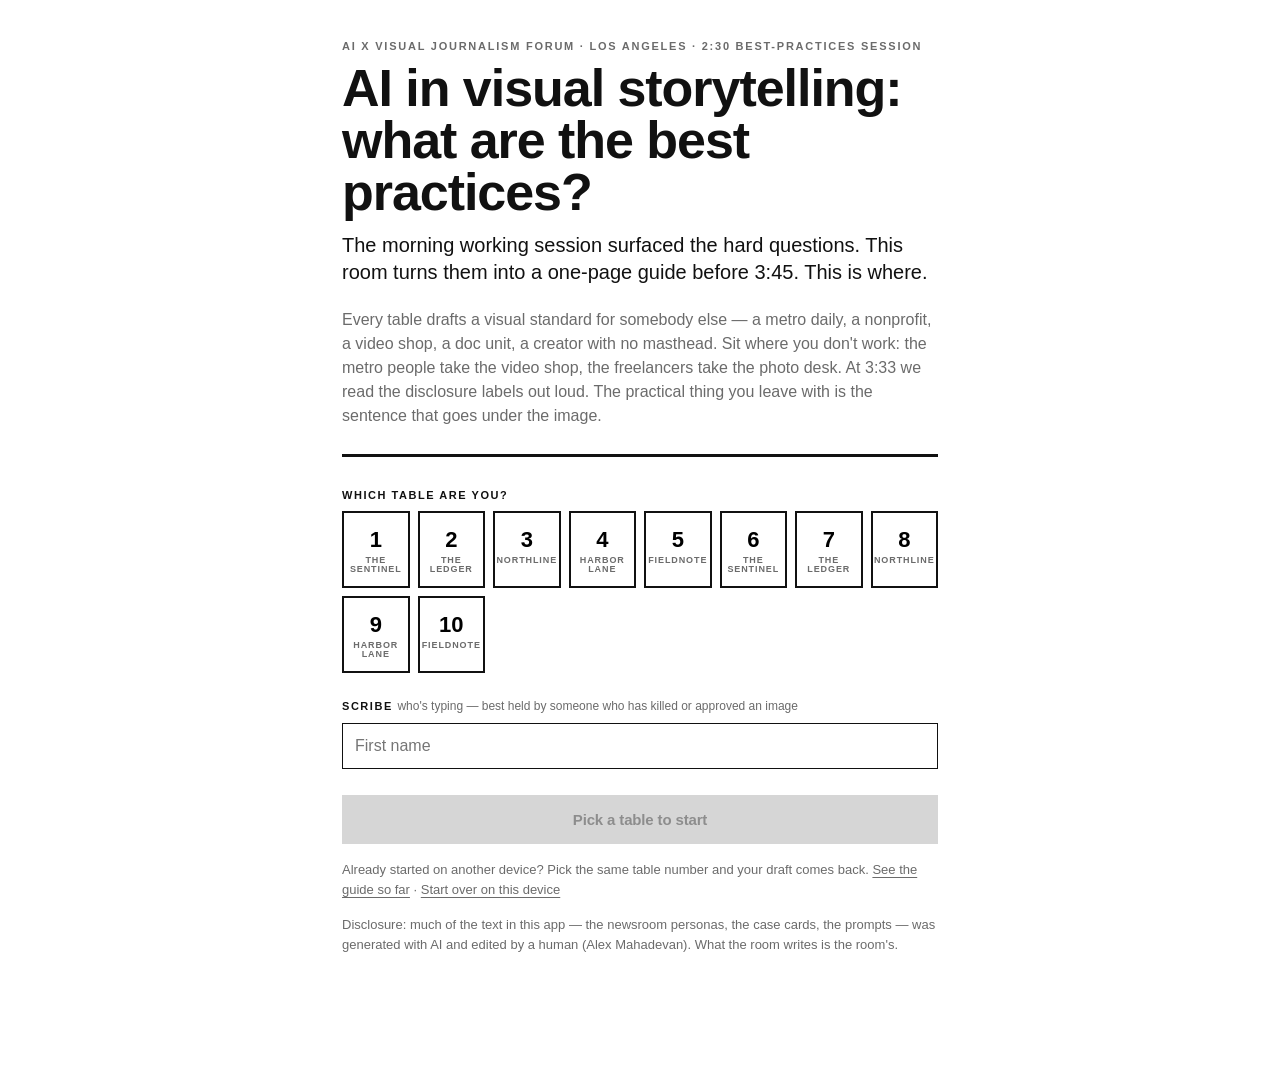
<file: index.html>
<!doctype html>
<html lang="en">
<head>
<meta charset="utf-8">
<meta name="viewport" content="width=device-width, initial-scale=1, viewport-fit=cover">
<title>AI in visual storytelling — the room's standard</title>
<meta name="description" content="The one-page guide written live by the room at the AI x Visual Journalism Forum, Los Angeles, Aug 26 2026.">
<link rel="stylesheet" href="styles.css">
</head>
<body>

<!-- sync pill, fixed, all screens -->
<div id="sync" class="sync" hidden><span class="sync-dot"></span><span id="sync-text">Saved</span></div>

<main id="app">

  <!-- ============ JOIN ============ -->
  <section id="screen-join" class="screen active">
    <div class="wrap wrap-narrow">
      <p class="kicker">AI x Visual Journalism Forum · Los Angeles · 2:30 best-practices session</p>
      <h1 class="display">AI in visual storytelling: what are the best practices?</h1>
      <p class="lede">The morning working session surfaced the hard questions. This room turns them into a one-page guide before 3:45. This is where.</p>

      <p class="body-copy">
        Every table drafts a visual standard for somebody else — a metro daily, a nonprofit, a
        video shop, a doc unit, a creator with no masthead. Sit where you don't work: the metro
        people take the video shop, the freelancers take the photo desk. At 3:33 we read the
        disclosure labels out loud. The practical thing you leave with is the sentence that goes
        under the image.
      </p>

      <div class="field">
        <label for="table-select">Which table are you?</label>
        <div id="table-grid" class="table-grid"></div>
        <select id="table-select" class="visually-hidden" tabindex="-1" aria-hidden="true"></select>
      </div>

      <div class="field">
        <label for="scribe">Scribe <span class="opt">who's typing — best held by someone who has killed or approved an image</span></label>
        <input type="text" id="scribe" placeholder="First name" autocomplete="off">
      </div>

      <button id="join-btn" class="btn btn-primary btn-block" disabled>Pick a table to start</button>

      <p class="fineprint">
        Already started on another device? Pick the same table number and your draft comes back.
        <a href="#/guide" class="quiet-link">See the guide so far</a>
        · <button id="reset-device" type="button" class="quiet-link linklike">Start over on this device</button>
      </p>
      <p class="fineprint">
        Disclosure: much of the text in this app — the newsroom personas, the case cards, the prompts — was
        generated with AI and edited by a human (Alex Mahadevan). What the room writes is the room's.
      </p>
    </div>
  </section>

  <!-- ============ PERSONA ============ -->
  <section id="screen-persona" class="screen">
    <div class="wrap wrap-narrow">
      <p class="kicker" id="persona-kicker"></p>
      <div id="persona-card" class="persona-card"></div>
      <div class="stack-btns">
        <button id="persona-continue" class="btn btn-primary btn-block">Start drafting</button>
        <button id="persona-back" class="btn btn-quiet">Wrong table</button>
      </div>
    </div>
  </section>

  <!-- ============ SPRINT ============ -->
  <section id="screen-sprint" class="screen">
    <header class="bar">
      <div class="bar-left">
        <span class="bar-kicker">The sprint</span>
        <strong id="sprint-persona" class="bar-title"></strong>
      </div>
      <div class="bar-right">
        <button id="sprint-persona-btn" class="chip">Persona</button>
        <span id="sprint-timer" class="timer">24:00</span>
      </div>
    </header>

    <div class="wrap wrap-narrow pad-bar">
      <div id="sprint-sections"></div>

      <div class="callout">
        <h2 id="sixpm-title"></h2>
        <p id="sixpm-prompt" class="q"></p>
        <textarea id="f-sixPm" data-key="sixPm" rows="2"></textarea>
      </div>

      <button id="sprint-submit" class="btn btn-primary btn-block">Send our standard to the room</button>
      <p class="fineprint">You can keep editing after you send. Nothing locks.</p>
    </div>
  </section>

  <!-- ============ SWAP ============ -->
  <section id="screen-swap" class="screen">
    <header class="bar">
      <div class="bar-left">
        <span class="bar-kicker">Swap and break</span>
        <strong class="bar-title">Break someone else's standard</strong>
      </div>
      <div class="bar-right">
        <span id="swap-timer" class="timer">13:00</span>
      </div>
    </header>

    <div class="wrap wrap-narrow pad-bar">
      <div id="swap-received" class="received"></div>
      <h2 class="section-head">Your three cards</h2>
      <p class="q">For each one: can the standard above answer it? If not, write what the rule should have said. Your correction goes in the guide.</p>
      <div id="swap-cards"></div>
      <button id="swap-done" class="btn btn-primary btn-block">Send our corrections</button>
    </div>
  </section>

  <!-- ============ DONE ============ -->
  <section id="screen-done" class="screen">
    <div class="wrap wrap-narrow center-col">
      <p class="kicker">Table <span id="done-table"></span></p>
      <h1 class="display">You're in the guide.</h1>
      <p class="lede" id="done-line"></p>
      <div class="stack-btns">
        <a href="#/guide" class="btn btn-primary btn-block">Read the room's guide</a>
        <button id="done-edit" class="btn btn-quiet">Back to our standard</button>
      </div>
      <p class="fineprint">Adopt it where you work within 30 days — or send back the case that broke it.</p>
    </div>
  </section>

  <!-- ============ GUIDE ============ -->
  <section id="screen-guide" class="screen">
    <div class="wrap pad-top">
      <div class="guide-head">
        <p class="kicker">AI x Visual Journalism Forum · Los Angeles · Aug 26, 2026 · 2:30 session, "AI in visual storytelling: what are the best practices?"</p>
        <h1 class="display">What we agreed to, in one page</h1>
        <p class="lede">Written live by the room in the afternoon best-practices session, building on the questions the morning working session surfaced.</p>
        <p class="fineprint">Disclosure: the prompts, personas and case cards that shaped this guide were generated with AI and edited by a human (Alex Mahadevan). The standards and corrections below were written by the people at the tables.</p>
        <div class="morning">
          <p class="kicker">What the morning working session said every newsroom has to answer</p>
          <div class="morning-cols">
            <div>
              <p class="pair"><strong>For the newsroom</strong></p>
              <ol>
                <li>Why are we using AI at all — and when do we never use it? Photo illustration and full image generation are not the same question.</li>
                <li>Who makes the call, and separately: how are humans accountable when we get it wrong?</li>
                <li>How, and when, do we disclose — and how do we tell the public what our policy is?</li>
              </ol>
            </div>
            <div>
              <p class="pair"><strong>For the audience</strong></p>
              <ol>
                <li>Do you use AI in your work, and why?</li>
                <li>When and how do you tell us?</li>
                <li>How do we learn more, push back, and know what to look for?</li>
              </ol>
            </div>
          </div>
          <p class="fineprint">Distilled from the Post-its in the morning session facilitated by Adriana Garcia (CatchLight) and Paul Cheung (Hacks/Hackers). Disclosure came up at least four times across both lists.</p>
          <p class="fineprint">The morning's rule of thumb: if you don't want to say you used AI for it, don't do it.</p>
        </div>
        <div class="guide-actions no-print">
          <button id="guide-refresh" class="btn btn-quiet">Refresh</button>
          <button id="guide-print" class="btn btn-quiet">Print / save PDF</button>
          <a href="#/" class="btn btn-quiet">Back to my table</a>
        </div>
      </div>
      <div id="guide-body"></div>
    </div>
  </section>

  <!-- ============ FACILITATOR ============ -->
  <section id="screen-facilitator" class="screen">
    <header class="bar bar-dark">
      <div class="bar-left">
        <span class="bar-kicker">Facilitator</span>
        <strong class="bar-title">The room</strong>
      </div>
      <div class="bar-right">
        <span id="fac-status" class="timer">—</span>
        <button id="fac-refresh" class="chip">Refresh</button>
      </div>
    </header>

    <div class="wrap pad-bar">
      <div id="fac-counts" class="counts"></div>

      <h2 class="section-head">Disclosure lines <span class="q inline">— the read-aloud round</span></h2>
      <p class="q no-print"><button id="fac-present" class="btn btn-quiet btn-sm">Present these full-screen</button></p>
      <div id="fac-labels" class="label-board"></div>

      <h2 class="section-head">Cards drawn</h2>
      <div id="fac-cards" class="card-tally"></div>

      <h2 class="section-head">Corrections from the swap</h2>
      <div id="fac-corrections"></div>

      <h2 class="section-head">Tables</h2>
      <div id="fac-tables"></div>
    </div>
  </section>

  <!-- ============ PRESENT (labels full screen) ============ -->
  <section id="screen-present" class="screen present">
    <div class="present-inner">
      <p id="present-meta" class="present-meta"></p>
      <blockquote id="present-line" class="present-line"></blockquote>
      <p id="present-count" class="present-count"></p>
    </div>
    <div class="present-nav no-print">
      <button id="present-prev" class="chip">← Prev</button>
      <span id="present-pos" class="present-pos"></span>
      <button id="present-next" class="chip">Next →</button>
      <a href="#/facilitator" class="chip">Exit</a>
    </div>
  </section>

</main>

<script src="config.js"></script>
<script src="content.js"></script>
<script src="app.js"></script>
</body>
</html>
</file>
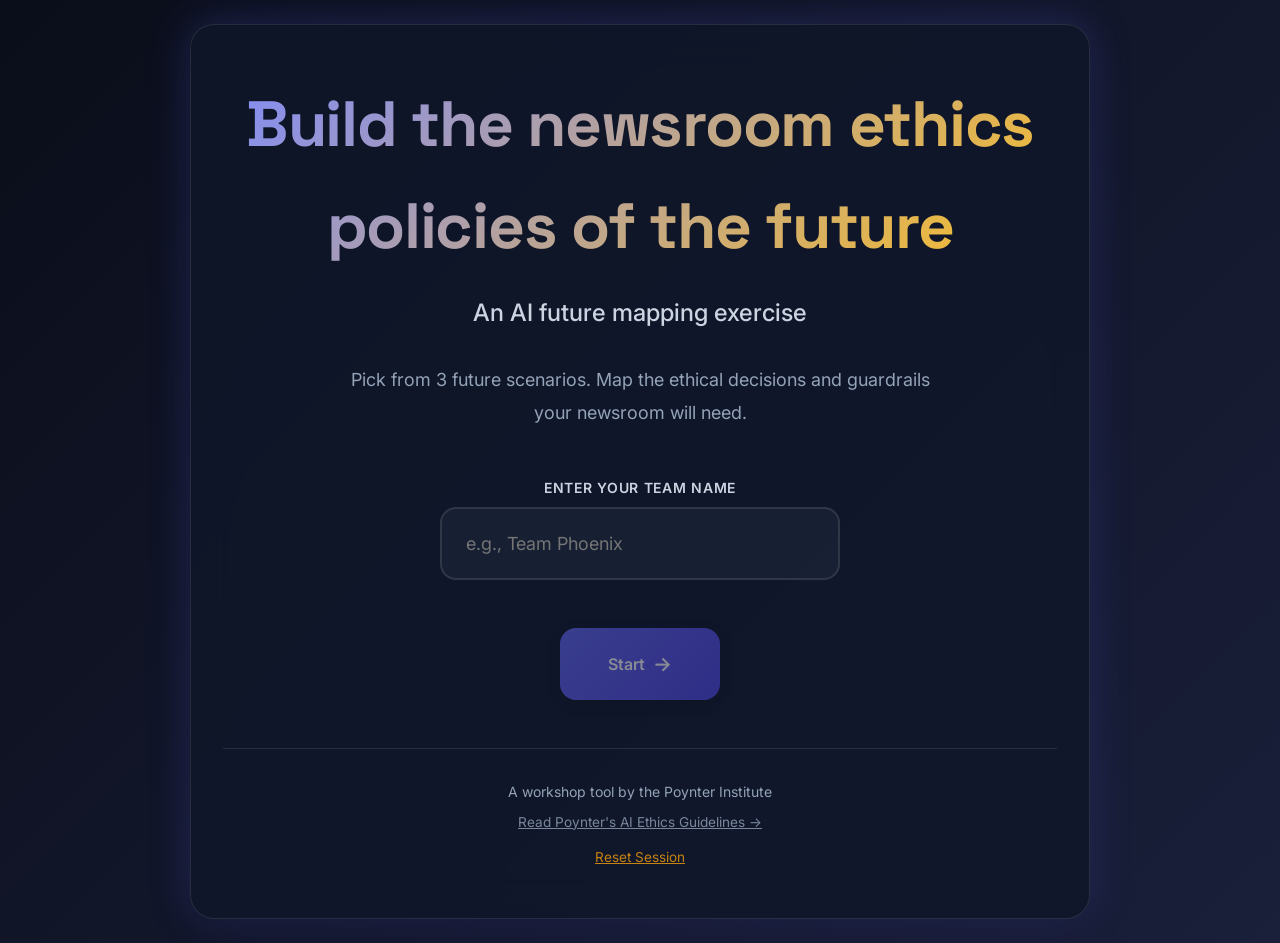
<file: archive-baltimore-2026/index.html>
<!DOCTYPE html>
<html lang="en">

<head>
    <meta charset="UTF-8">
    <meta name="viewport" content="width=device-width, initial-scale=1.0">
    <title>Future Ethics Decision Game | Poynter Institute</title>
    <meta name="description"
        content="Interactive workshop game exploring ethical decisions in future journalism scenarios">

    <!-- Google Fonts -->
    <link rel="preconnect" href="https://fonts.googleapis.com">
    <link rel="preconnect" href="https://fonts.gstatic.com" crossorigin>
    <link
        href="https://fonts.googleapis.com/css2?family=Inter:wght@300;400;500;600;700&family=Space+Grotesk:wght@500;600;700&display=swap"
        rel="stylesheet">

    <!-- Styles -->
    <link rel="stylesheet" href="styles.css">
</head>

<body>
    <div class="app-container">
        <!-- Welcome Screen -->
        <div id="welcome-screen" class="screen active">
            <div class="welcome-content">
                <h1 class="main-title">Build the newsroom ethics policies of the future</h1>
                <p class="subtitle">An AI future mapping exercise</p>
                <p class="description">
                    Pick from 3 future scenarios. Map the ethical decisions and guardrails your newsroom will need.
                </p>

                <div class="team-input-container">
                    <label for="team-name">Enter your team name</label>
                    <input type="text" id="team-name" placeholder="e.g., Team Phoenix" autocomplete="off">
                </div>

                <button id="start-btn" class="primary-btn" disabled>
                    Start
                    <span class="btn-arrow">&rarr;</span>
                </button>

                <div class="poynter-credit">
                    <p>A workshop tool by the Poynter Institute</p>
                    <p style="margin-top: 8px; font-size: 0.85rem; opacity: 0.8;">
                        <a href="https://www.poynter.org/ai-ethics-journalism/ai-ethics-guidelines/" target="_blank"
                            rel="noopener" style="color: inherit; text-decoration: underline;">Read Poynter's AI Ethics
                            Guidelines &rarr;</a>
                    </p>
                    <button id="reset-session-link" class="text-link-btn">Reset Session</button>
                </div>
            </div>
        </div>

        <!-- Selection Screen -->
        <div id="selection-screen" class="screen">
            <div class="selection-container">
                <h1 class="screen-title">Choose a scenario</h1>
                <p class="screen-subtitle">Pick one to work through with your team</p>
                <div id="scenarios-grid" class="scenarios-grid">
                    <!-- Scenario cards will be rendered here -->
                </div>
            </div>
        </div>

        <!-- Path Selection Screen -->
        <div id="path-screen" class="screen">
            <div class="phase-container">
                <div class="progress-stepper">
                    <div class="step active">
                        <span class="step-number">1</span>
                        <span class="step-label">Choose path</span>
                    </div>
                    <div class="step-connector"></div>
                    <div class="step">
                        <span class="step-number">2</span>
                        <span class="step-label">Issues</span>
                    </div>
                    <div class="step-connector"></div>
                    <div class="step">
                        <span class="step-number">3</span>
                        <span class="step-label">Safeguards</span>
                    </div>
                    <div class="step-connector"></div>
                    <div class="step">
                        <span class="step-number">4</span>
                        <span class="step-label">Reflection</span>
                    </div>
                </div>

                <!-- Timer -->
                <div class="timer-bar hidden">
                    <span class="timer-display"></span>
                </div>

                <div class="phase-header">
                    <h2 id="path-scenario-title" class="scenario-title"></h2>
                </div>

                <div class="path-story">
                    <button class="story-toggle" id="story-toggle">
                        <h4>The story <span class="toggle-icon" id="toggle-icon">+</span></h4>
                    </button>
                    <div class="story-body collapsed" id="story-body">
                        <p id="path-story-text"></p>
                        <div class="path-signals">
                            <h4>Strong signals</h4>
                            <ul id="path-signals-list"></ul>
                        </div>
                    </div>
                </div>

                <div class="path-selection">
                    <h3 class="path-prompt">Your newsroom faces this future. Which path do you take?</h3>
                    <div id="paths-grid" class="paths-grid">
                        <!-- Path cards will be rendered here -->
                    </div>
                </div>

                <div class="navigation mt-auto">
                    <button id="path-back-btn" class="nav-btn secondary-btn">
                        <span class="btn-arrow">&larr;</span> Scenarios
                    </button>
                    <span></span>
                </div>
            </div>
        </div>

        <!-- Ethical Issues Screen (Phase 2) -->
        <div id="ethics-screen" class="screen">
            <div class="phase-container">
                <div class="progress-stepper">
                    <div class="step completed">
                        <span class="step-number">&#10003;</span>
                        <span class="step-label">Path</span>
                    </div>
                    <div class="step-connector completed"></div>
                    <div class="step active">
                        <span class="step-number">2</span>
                        <span class="step-label">Issues</span>
                    </div>
                    <div class="step-connector"></div>
                    <div class="step">
                        <span class="step-number">3</span>
                        <span class="step-label">Safeguards</span>
                    </div>
                    <div class="step-connector"></div>
                    <div class="step">
                        <span class="step-number">4</span>
                        <span class="step-label">Reflection</span>
                    </div>
                </div>

                <!-- Timer -->
                <div class="timer-bar hidden">
                    <span class="timer-display"></span>
                </div>

                <div class="phase-header">
                    <span class="phase-badge">Phase 2: Ethical issues</span>
                    <h2 id="ethics-scenario-title" class="scenario-title"></h2>
                </div>

                <div class="chosen-path-banner" id="chosen-path-banner">
                    <span class="chosen-path-label">Your chosen path:</span>
                    <span class="chosen-path-text" id="chosen-path-text"></span>
                </div>

                <div class="phase-layout">
                    <div class="scenario-info-panel">
                        <div class="info-group">
                            <h4>The tension</h4>
                            <p id="ethics-tension-text"></p>
                        </div>
                    </div>

                    <div class="input-panel">
                        <h3>What ethical issues does this path create?</h3>
                        <p class="input-hint">Given the path your team chose, what ethical problems show up? <span
                                id="issues-count" class="count-badge">0 issues</span></p>

                        <div class="issue-input-container">
                            <textarea id="issue-input" placeholder="e.g., Loss of human editorial oversight..."
                                rows="2"></textarea>
                            <button id="add-issue-btn" class="add-btn">+ Add issue</button>
                        </div>

                        <div id="issues-list" class="issues-list">
                            <!-- Added issues will appear here -->
                        </div>
                    </div>
                </div>

                <div class="navigation mt-auto">
                    <button id="ethics-back-btn" class="nav-btn secondary-btn">
                        <span class="btn-arrow">&larr;</span> Change Path
                    </button>
                    <button id="ethics-next-btn" class="nav-btn primary-btn" disabled>
                        Next: Safeguards <span class="btn-arrow">&rarr;</span>
                    </button>
                </div>
            </div>
        </div>

        <!-- Safeguards Screen (Phase 3) -->
        <div id="safeguards-screen" class="screen">
            <div class="phase-container">
                <div class="progress-stepper">
                    <div class="step completed">
                        <span class="step-number">&#10003;</span>
                        <span class="step-label">Path</span>
                    </div>
                    <div class="step-connector completed"></div>
                    <div class="step completed">
                        <span class="step-number">&#10003;</span>
                        <span class="step-label">Issues</span>
                    </div>
                    <div class="step-connector completed"></div>
                    <div class="step active">
                        <span class="step-number">3</span>
                        <span class="step-label">Safeguards</span>
                    </div>
                    <div class="step-connector"></div>
                    <div class="step">
                        <span class="step-number">4</span>
                        <span class="step-label">Reflection</span>
                    </div>
                </div>

                <!-- Timer -->
                <div class="timer-bar hidden">
                    <span class="timer-display"></span>
                </div>

                <div class="phase-header">
                    <span class="phase-badge">Phase 3: Safeguards & guidelines</span>
                    <h2 id="safeguards-scenario-title" class="scenario-title"></h2>
                </div>

                <div class="phase-layout">
                    <div class="scenario-info-panel">
                        <div class="info-group">
                            <h4>Your chosen path</h4>
                            <p id="safeguards-chosen-path"></p>
                        </div>
                        <div class="info-group">
                            <h4>Your ethical issues</h4>
                            <ul id="selected-issues-list"></ul>
                        </div>
                    </div>

                    <div class="input-panel">
                        <h3>Safeguards & new ethics guidelines</h3>
                        <p class="input-hint">What policies would your newsroom write to address these issues?
                            <span id="safeguards-count" class="count-badge">0 safeguards</span>
                        </p>

                        <div class="safeguard-input-container">
                            <textarea id="safeguard-input"
                                placeholder="e.g., Require human review for all AI-generated content before publication..."
                                rows="2"></textarea>

                            <div class="safeguard-tags-input">
                                <span class="tags-label">Tag (optional):</span>
                                <div class="tag-pills-inline" id="tag-pills">
                                    <button type="button" class="tag-toggle" data-value="Technical">Technical</button>
                                    <button type="button" class="tag-toggle" data-value="Editorial">Editorial</button>
                                    <button type="button" class="tag-toggle" data-value="Training">Training</button>
                                    <button type="button" class="tag-toggle"
                                        data-value="Transparency">Transparency</button>
                                    <button type="button" class="tag-toggle"
                                        data-value="Organizational">Organizational</button>
                                </div>
                            </div>

                            <button id="add-safeguard-btn" class="add-btn">+ Add safeguard</button>
                        </div>

                        <div id="safeguards-list" class="safeguards-list">
                            <!-- Added safeguards will appear here -->
                        </div>
                    </div>
                </div>

                <div class="navigation mt-auto">
                    <button id="safeguards-back-btn" class="nav-btn secondary-btn">
                        <span class="btn-arrow">&larr;</span> Back to Issues
                    </button>
                    <button id="safeguards-next-btn" class="nav-btn primary-btn" disabled>
                        Next: Reflection <span class="btn-arrow">&rarr;</span>
                    </button>
                </div>
            </div>
        </div>

        <!-- Reflection Screen (Phase 4) -->
        <div id="reflection-screen" class="screen">
            <div class="phase-container">
                <div class="progress-stepper">
                    <div class="step completed">
                        <span class="step-number">&#10003;</span>
                        <span class="step-label">Path</span>
                    </div>
                    <div class="step-connector completed"></div>
                    <div class="step completed">
                        <span class="step-number">&#10003;</span>
                        <span class="step-label">Issues</span>
                    </div>
                    <div class="step-connector completed"></div>
                    <div class="step completed">
                        <span class="step-number">&#10003;</span>
                        <span class="step-label">Safeguards</span>
                    </div>
                    <div class="step-connector completed"></div>
                    <div class="step active">
                        <span class="step-number">4</span>
                        <span class="step-label">Reflection</span>
                    </div>
                </div>

                <!-- Timer -->
                <div class="timer-bar hidden">
                    <span class="timer-display"></span>
                </div>

                <div class="phase-header">
                    <span class="phase-badge">Phase 4: Reflect</span>
                    <h2 id="reflection-scenario-title" class="scenario-title"></h2>
                </div>

                <div class="reflection-content">
                    <p class="reflection-intro">Before you finish, reflect on how the conversation went.</p>

                    <div class="reflection-question">
                        <label for="reflection-hardest">What was the hardest part of this scenario to decide?</label>
                        <textarea id="reflection-hardest" rows="3" placeholder="What made it hard?"></textarea>
                    </div>

                    <div class="reflection-question">
                        <label for="reflection-disagreement">Where did your team disagree most?</label>
                        <textarea id="reflection-disagreement" rows="3"
                            placeholder="Where was the friction?"></textarea>
                    </div>

                    <div class="reflection-question">
                        <label for="reflection-confidence">How confident are you in these safeguards?</label>
                        <div class="confidence-scale">
                            <input type="range" id="reflection-confidence" min="1" max="5" value="3">
                            <div class="confidence-labels">
                                <span>Not confident</span>
                                <span id="confidence-value">3</span>
                                <span>Very confident</span>
                            </div>
                        </div>
                    </div>
                </div>

                <div class="navigation mt-auto">
                    <button id="reflection-back-btn" class="nav-btn secondary-btn">
                        <span class="btn-arrow">&larr;</span> Back to Safeguards
                    </button>
                    <button id="reflection-finish-btn" class="nav-btn primary-btn">
                        View final summary <span class="btn-arrow">&rarr;</span>
                    </button>
                </div>
            </div>
        </div>

        <!-- Summary Screen -->
        <div id="summary-screen" class="screen">
            <div class="summary-container">
                <h1 class="summary-title">Future Ethics Roadmap</h1>
                <p class="summary-subtitle" id="team-name-display"></p>

                <div id="summary-content" class="summary-content">
                    <!-- Final results will be rendered here -->
                </div>

                <div class="summary-actions">
                    <button id="export-btn" class="secondary-btn">
                        Export results
                    </button>
                    <button id="restart-btn" class="primary-btn">
                        Start a new session
                    </button>
                </div>
            </div>
        </div>
    </div>

    <!-- Loading Indicator -->
    <div id="loading-indicator" class="loading-indicator">
        <div class="spinner"></div>
        <p>Saving to Airtable...</p>
    </div>

    <!-- Scripts -->
    <script src="config.js" onerror="console.log('config.js not found, using local storage only')"></script>
    <script>
        // Fallback if config.js is not present (e.g., on GitHub Pages)
        if (typeof AIRTABLE_CONFIG === 'undefined') {
            var AIRTABLE_CONFIG = { apiKey: '', baseId: '', tableName: '', get apiUrl() { return ''; } };
        }
    </script>
    <script src="scenarios-fallback.js"></script>
    <script src="app.js"></script>
</body>

</html>
</file>
<file: styles.css>
/* ============================================================
   AI in visual storytelling — the room's standard
   Design follows the printed table decks: black rules, big
   Helvetica, one accent. Light only, on purpose — this runs on
   phones in a bright room and on a projector.
   ============================================================ */

:root {
  --ink: #111111;
  --soft: #6b6b6b;
  --hair: #d6d6d6;
  --paper: #ffffff;
  --wash: #f4f3f1;
  --accent: #d92e0c;
  --accent-wash: #fdf0ed;
  --good: #1a7f4b;

  --sans: "Helvetica Neue", Helvetica, Arial, system-ui, sans-serif;
  --bar-h: 58px;
}

* { box-sizing: border-box; }
[hidden] { display: none !important; }

html, body {
  margin: 0;
  padding: 0;
  background: var(--paper);
  color: var(--ink);
  font-family: var(--sans);
  -webkit-text-size-adjust: 100%;
}

body { overflow-x: hidden; }

h1, h2, h3 { margin: 0; letter-spacing: -0.02em; line-height: 1.05; }
p { margin: 0; }

a { color: var(--ink); }

/* ---------- layout ---------- */

.screen { display: none; }
.screen.active { display: block; }

.wrap {
  max-width: 1080px;
  margin: 0 auto;
  padding: 28px 20px 96px;
}
.wrap-narrow { max-width: 660px; }
.pad-bar { padding-top: calc(var(--bar-h) + 24px); }
.pad-top { padding-top: 40px; }

.center-col { text-align: left; padding-top: 15vh; }

/* ---------- type ---------- */

.kicker {
  font-size: 11px;
  letter-spacing: 0.16em;
  text-transform: uppercase;
  color: var(--soft);
  margin-bottom: 10px;
  font-weight: 600;
}

.display {
  font-size: clamp(34px, 8vw, 52px);
  line-height: 1.0;
  margin-bottom: 14px;
}

.lede {
  font-size: clamp(17px, 3.6vw, 20px);
  line-height: 1.35;
  color: var(--ink);
  margin-bottom: 22px;
  font-weight: 500;
}

.body-copy {
  font-size: 16px;
  line-height: 1.5;
  color: var(--soft);
  margin-bottom: 32px;
  padding-bottom: 26px;
  border-bottom: 3px solid var(--ink);
}

.q { font-size: 14px; line-height: 1.45; color: var(--soft); }
.q.inline { font-weight: 400; letter-spacing: 0; text-transform: none; }

.section-head {
  font-size: 13px;
  letter-spacing: 0.12em;
  text-transform: uppercase;
  border-bottom: 2px solid var(--ink);
  padding-bottom: 8px;
  margin: 40px 0 14px;
}

.fineprint {
  font-size: 13px;
  line-height: 1.5;
  color: var(--soft);
  margin-top: 16px;
}

.quiet-link { color: var(--soft); text-decoration: underline; text-underline-offset: 3px; }
.linklike { font: inherit; font-size: 13px; background: none; border: 0; padding: 0; cursor: pointer; }
.quiet-link:hover { color: var(--accent); }

.opt { color: var(--soft); font-weight: 400; letter-spacing: 0; text-transform: none; font-size: 12px; }

.visually-hidden {
  position: absolute; width: 1px; height: 1px;
  overflow: hidden; clip: rect(0 0 0 0); white-space: nowrap;
}

/* ---------- top bar ---------- */

.bar {
  position: fixed;
  top: 0; left: 0; right: 0;
  height: var(--bar-h);
  background: var(--paper);
  border-bottom: 3px solid var(--ink);
  display: flex;
  align-items: center;
  justify-content: space-between;
  gap: 12px;
  padding: 0 16px;
  z-index: 40;
}
.bar-dark { background: var(--ink); border-bottom-color: var(--ink); color: var(--paper); }
.bar-dark .bar-kicker { color: #a8a8a8; }
.bar-dark .chip { border-color: var(--paper); color: var(--paper); }
.bar-dark .chip:hover { background: var(--paper); color: var(--ink); }
.bar-dark .timer { color: var(--paper); }

.bar-left { min-width: 0; }
.bar-kicker {
  display: block;
  font-size: 9.5px; letter-spacing: 0.16em; text-transform: uppercase;
  color: var(--soft); font-weight: 600;
}
.bar-title {
  display: block;
  font-size: 16px; letter-spacing: -0.01em;
  white-space: nowrap; overflow: hidden; text-overflow: ellipsis;
}
.bar-right { display: flex; align-items: center; gap: 10px; flex-shrink: 0; }

.timer {
  font-variant-numeric: tabular-nums;
  font-size: 15px;
  font-weight: 700;
  letter-spacing: 0.02em;
}
.timer.warn { color: var(--accent); }

.chip {
  font: inherit;
  font-size: 12px;
  font-weight: 600;
  padding: 6px 11px;
  background: none;
  border: 1.5px solid var(--ink);
  color: var(--ink);
  cursor: pointer;
  text-decoration: none;
  white-space: nowrap;
}
.chip:hover { background: var(--ink); color: var(--paper); }

/* ---------- table picker ---------- */

.field { margin-bottom: 26px; }

.field > label {
  display: block;
  font-size: 11px; letter-spacing: 0.14em; text-transform: uppercase;
  font-weight: 700; margin-bottom: 10px;
}

.table-grid {
  display: grid;
  grid-template-columns: repeat(4, 1fr);
  gap: 8px;
}
.table-btn {
  font: inherit;
  font-size: 22px;
  font-weight: 700;
  padding: 16px 0 12px;
  background: var(--paper);
  border: 2px solid var(--ink);
  cursor: pointer;
  line-height: 1;
  display: flex;
  flex-direction: column;
  align-items: center;
  gap: 5px;
}
.table-btn small {
  font-size: 9px; letter-spacing: 0.1em; text-transform: uppercase;
  font-weight: 600; color: var(--soft);
}
.table-btn:hover { background: var(--wash); }
.table-btn.selected { background: var(--ink); color: var(--paper); }
.table-btn.selected small { color: #bdbdbd; }
.table-btn.taken small { color: var(--accent); }
.table-btn.selected.taken small { color: #ff9d86; }

/* ---------- inputs ---------- */

input[type="text"], textarea, select {
  font: inherit;
  font-size: 16px;
  width: 100%;
  padding: 11px 12px;
  border: 1.5px solid var(--ink);
  border-radius: 0;
  background: var(--paper);
  color: var(--ink);
  line-height: 1.4;
  -webkit-appearance: none;
  appearance: none;
}
textarea { resize: vertical; min-height: 62px; }
input:focus, textarea:focus, select:focus {
  outline: 3px solid var(--accent);
  outline-offset: 1px;
}

/* ---------- buttons ---------- */

.btn {
  font: inherit;
  font-size: 15px;
  font-weight: 700;
  padding: 14px 20px;
  border: 2px solid var(--ink);
  background: var(--paper);
  color: var(--ink);
  cursor: pointer;
  text-align: center;
  text-decoration: none;
  display: inline-block;
  letter-spacing: -0.01em;
}
.btn:hover { background: var(--wash); }
.btn-primary { background: var(--ink); color: var(--paper); }
.btn-primary:hover { background: var(--accent); border-color: var(--accent); }
.btn-primary:disabled { background: var(--hair); border-color: var(--hair); color: #8d8d8d; cursor: not-allowed; }
.btn-block { display: block; width: 100%; margin-top: 8px; }
.btn-quiet { border-color: var(--hair); color: var(--soft); font-weight: 600; }
.btn-quiet:hover { border-color: var(--ink); color: var(--ink); background: none; }
.btn-sm { font-size: 13px; padding: 8px 14px; }

.stack-btns { margin-top: 28px; display: flex; flex-direction: column; gap: 10px; }

/* ---------- persona card ---------- */

.persona-card { border: 3px solid var(--ink); padding: 26px 22px; }
.persona-card h1 { font-size: clamp(30px, 7.5vw, 42px); margin-bottom: 6px; }
.persona-card .tag { font-size: 15px; color: var(--soft); margin-bottom: 20px; line-height: 1.35; }
.persona-card dl { margin: 0; }
.persona-card dt {
  font-size: 10px; letter-spacing: 0.12em; text-transform: uppercase;
  font-weight: 700; margin-bottom: 4px; padding-top: 13px;
  border-top: 1px solid var(--hair);
}
.persona-card dd { font-size: 15.5px; line-height: 1.38; margin: 0 0 13px; }
.persona-card .pressure { border: 2px solid var(--ink); padding: 14px 15px; margin-top: 14px; }
.persona-card .pressure dt { border: 0; padding-top: 0; }
.persona-card .pressure dd { margin-bottom: 0; font-weight: 600; }
.persona-card footer {
  margin-top: 18px; padding-top: 12px; border-top: 3px solid var(--ink);
  font-size: 13.5px; line-height: 1.45;
}

/* ---------- sprint sections ---------- */

.sec { border: 1.5px solid var(--ink); padding: 18px 16px 6px; margin-bottom: 14px; }
.sec-head { display: flex; align-items: baseline; gap: 9px; margin-bottom: 3px; }
.sec-num {
  font-size: 12px; font-weight: 700; color: var(--paper); background: var(--ink);
  width: 21px; height: 21px; display: inline-flex; align-items: center; justify-content: center;
  flex-shrink: 0;
}
.sec h2 { font-size: 19px; }
.sec .blurb { font-size: 13.5px; color: var(--soft); margin-bottom: 15px; line-height: 1.4; }

.sub { margin-bottom: 15px; }
.sub label {
  display: block;
  font-size: 13.5px; font-weight: 700; margin-bottom: 3px; line-height: 1.3;
}
.sub .hint { display: block; font-size: 12.5px; color: var(--soft); font-weight: 400; margin-bottom: 6px; line-height: 1.35; }

.callout { border: 3px solid var(--ink); padding: 18px 16px; margin: 24px 0 26px; }
.callout h2 { font-size: 19px; margin-bottom: 4px; }
.callout .q { margin-bottom: 11px; }

/* counter + nudge on the disclosure line */

.counter-row {
  display: flex; align-items: center; justify-content: space-between;
  gap: 10px; margin-top: 6px;
}
.counter {
  font-size: 12px; font-weight: 700; font-variant-numeric: tabular-nums;
  letter-spacing: 0.04em; text-transform: uppercase; color: var(--soft);
}
.counter.ok { color: var(--good); }
.counter.over { color: var(--accent); }

.nudge {
  border-left: 4px solid var(--accent);
  background: var(--accent-wash);
  padding: 11px 13px;
  margin-top: 9px;
  font-size: 13.5px;
  line-height: 1.45;
}
.nudge b { display: block; margin-bottom: 2px; }

/* ---------- swap ---------- */

.received { border: 3px solid var(--ink); padding: 20px 18px; margin-bottom: 12px; }
.received .who { font-size: 11px; letter-spacing: 0.14em; text-transform: uppercase; color: var(--soft); font-weight: 600; margin-bottom: 8px; }
.received h2 { font-size: 25px; margin-bottom: 16px; }
.received .rsec { padding-top: 12px; border-top: 1px solid var(--hair); margin-bottom: 12px; }
.received .rsec h3 { font-size: 11px; letter-spacing: 0.12em; text-transform: uppercase; margin-bottom: 7px; }
.received .rline { font-size: 14.5px; line-height: 1.42; margin-bottom: 6px; }
.received .rline em { font-style: normal; color: var(--soft); }
.received .label-quote {
  border: 2px solid var(--ink); padding: 11px 13px; margin: 8px 0 4px;
  font-size: 17px; font-weight: 600; line-height: 1.3;
}
.received.empty { border-style: dashed; color: var(--soft); }

.case {
  border: 2px dashed #999;
  padding: 18px 16px;
  margin-bottom: 14px;
}
.case .num { font-size: 10px; letter-spacing: 0.16em; text-transform: uppercase; color: var(--soft); margin-bottom: 8px; font-weight: 600; }
.case p.text { font-size: 16.5px; line-height: 1.36; margin-bottom: 9px; }
.case p.ask { font-size: 14.5px; font-weight: 700; line-height: 1.35; margin-bottom: 13px; }
.answer-toggle { display: flex; gap: 8px; margin-bottom: 11px; }
.toggle-btn {
  font: inherit; font-size: 13px; font-weight: 700; flex: 1;
  padding: 10px 8px; border: 1.5px solid var(--ink); background: var(--paper);
  cursor: pointer;
}
.toggle-btn:hover { background: var(--wash); }
.toggle-btn.on { background: var(--ink); color: var(--paper); }
.toggle-btn.on.no { background: var(--accent); border-color: var(--accent); }
.fix-label { display: block; font-size: 13px; font-weight: 700; margin-bottom: 5px; }

/* ---------- guide ---------- */

.guide-head { border-bottom: 3px solid var(--ink); padding-bottom: 22px; margin-bottom: 8px; }
.guide-actions { display: flex; gap: 8px; flex-wrap: wrap; margin-top: 18px; }

.gsec { padding: 30px 0 6px; border-bottom: 1px solid var(--hair); }
.gsec-head { display: flex; align-items: baseline; gap: 10px; margin-bottom: 4px; }
.gsec h2 { font-size: clamp(22px, 5vw, 30px); }
.gsec .blurb { font-size: 14.5px; color: var(--soft); margin-bottom: 20px; }

.entry { margin-bottom: 20px; padding-left: 15px; border-left: 3px solid var(--hair); }
.entry .from { font-size: 10.5px; letter-spacing: 0.13em; text-transform: uppercase; color: var(--soft); font-weight: 700; margin-bottom: 6px; }
.entry .pair { font-size: 15.5px; line-height: 1.45; margin-bottom: 5px; }
.entry .pair strong { font-weight: 700; }
.entry .pair span { display: block; }
.entry-label { border-left-color: var(--accent); }

.guide-label {
  border: 2px solid var(--ink);
  padding: 12px 14px;
  margin: 4px 0 8px;
  font-size: 18px;
  font-weight: 600;
  line-height: 1.3;
}
.guide-label.over { border-color: var(--accent); }
.wordflag { font-size: 11px; letter-spacing: 0.1em; text-transform: uppercase; color: var(--accent); font-weight: 700; }

.empty-state {
  border: 2px dashed var(--hair);
  padding: 30px 20px;
  text-align: center;
  color: var(--soft);
  font-size: 15px;
  line-height: 1.5;
}

/* ---------- facilitator ---------- */

.counts { display: grid; grid-template-columns: repeat(3, 1fr); gap: 10px; margin-bottom: 6px; }
.count-tile { border: 2px solid var(--ink); padding: 14px 14px 12px; }
.count-tile .n { font-size: 34px; font-weight: 700; line-height: 1; font-variant-numeric: tabular-nums; }
.count-tile .l { font-size: 10.5px; letter-spacing: 0.12em; text-transform: uppercase; color: var(--soft); font-weight: 600; margin-top: 6px; }

.label-board { display: grid; gap: 12px; grid-template-columns: 1fr; }
.label-card { border: 2px solid var(--ink); padding: 16px 16px 13px; }
.label-card .meta { font-size: 10.5px; letter-spacing: 0.13em; text-transform: uppercase; color: var(--soft); font-weight: 700; margin-bottom: 9px; display: flex; justify-content: space-between; gap: 10px; }
.label-card .line { font-size: 21px; font-weight: 600; line-height: 1.25; }
.label-card.over { border-color: var(--accent); }
.label-card.generic { background: var(--accent-wash); }
.label-card .tagline { font-size: 11.5px; color: var(--accent); font-weight: 700; margin-top: 9px; letter-spacing: 0.06em; text-transform: uppercase; }

.card-tally { display: grid; grid-template-columns: repeat(3, 1fr); gap: 8px; }
.tally {
  border: 1.5px solid var(--hair); padding: 11px 12px;
  display: flex; justify-content: space-between; align-items: baseline; gap: 8px;
}
.tally .cn { font-size: 12px; font-weight: 700; }
.tally .ct { font-size: 12px; color: var(--soft); font-variant-numeric: tabular-nums; }
.tally.undrawn { border-color: var(--accent); border-width: 2px; }
.tally.undrawn .ct { color: var(--accent); font-weight: 700; }
.tally.splitter .cn::after { content: " ●"; color: var(--accent); }

.fac-table {
  border: 1.5px solid var(--hair); padding: 13px 14px; margin-bottom: 8px;
  display: flex; justify-content: space-between; align-items: center; gap: 12px;
}
.fac-table .ft-l { min-width: 0; }
.fac-table .ft-n { font-size: 15px; font-weight: 700; }
.fac-table .ft-p { font-size: 12.5px; color: var(--soft); }
.fac-table .ft-s { font-size: 10.5px; letter-spacing: 0.12em; text-transform: uppercase; font-weight: 700; flex-shrink: 0; }
.fac-table .ft-s.sent { color: var(--good); }
.fac-table .ft-s.draft { color: var(--soft); }

.correction { border-left: 3px solid var(--accent); padding-left: 14px; margin-bottom: 18px; }
.correction .cmeta { font-size: 10.5px; letter-spacing: 0.12em; text-transform: uppercase; color: var(--soft); font-weight: 700; margin-bottom: 5px; }
.correction .ctext { font-size: 15.5px; line-height: 1.42; }
.correction .cverdict { font-size: 12px; font-weight: 700; color: var(--accent); text-transform: uppercase; letter-spacing: 0.08em; margin-bottom: 4px; }

/* ---------- present mode ---------- */

.present {
  position: fixed; inset: 0; background: var(--ink); color: var(--paper);
  display: none; flex-direction: column; justify-content: center; align-items: center;
  padding: 6vh 6vw; z-index: 90;
}
.present.active { display: flex; }
.present-inner { max-width: 1200px; text-align: center; }
.present-meta { font-size: clamp(13px, 1.7vw, 19px); letter-spacing: 0.18em; text-transform: uppercase; color: #a0a0a0; font-weight: 600; margin-bottom: 4vh; }
.present-line {
  margin: 0;
  font-size: clamp(30px, 6.4vw, 82px);
  line-height: 1.12;
  font-weight: 600;
  letter-spacing: -0.02em;
}
.present-count { font-size: clamp(12px, 1.5vw, 17px); letter-spacing: 0.14em; text-transform: uppercase; color: #a0a0a0; margin-top: 4vh; font-weight: 600; }
.present-nav { position: fixed; bottom: 22px; left: 0; right: 0; display: flex; justify-content: center; align-items: center; gap: 12px; }
.present-pos { font-size: 12px; color: #a0a0a0; font-variant-numeric: tabular-nums; letter-spacing: 0.1em; }
.present .chip { border-color: #777; color: #ddd; background: none; }
.present .chip:hover { background: var(--paper); color: var(--ink); border-color: var(--paper); }

/* ---------- sync pill ---------- */

.sync {
  position: fixed; bottom: 14px; right: 14px; z-index: 60;
  display: flex; align-items: center; gap: 7px;
  background: var(--ink); color: var(--paper);
  padding: 7px 12px;
  font-size: 11.5px; font-weight: 600; letter-spacing: 0.06em;
}
.sync-dot { width: 7px; height: 7px; border-radius: 50%; background: #5ad18b; flex-shrink: 0; }
.sync.saving .sync-dot { background: #f0c000; }
.sync.error { background: var(--accent); }
.sync.error .sync-dot { background: var(--paper); }

/* ---------- responsive ---------- */

@media (min-width: 700px) {
  .wrap { padding: 40px 32px 120px; }
  .sec { padding: 24px 22px 10px; }
  .persona-card { padding: 34px 32px; }
  .label-board { grid-template-columns: repeat(2, 1fr); }
  .card-tally { grid-template-columns: repeat(3, 1fr); }
  .stack-btns { flex-direction: row-reverse; }
  .stack-btns .btn-block { margin-top: 0; }
  .btn-quiet { flex: 0 0 auto; }
  .btn-primary.btn-block { flex: 1; }
  .table-grid { grid-template-columns: repeat(8, 1fr); }
}

@media (min-width: 1000px) {
  .label-board { grid-template-columns: repeat(3, 1fr); }
}

/* ---------- print (the take-home) ---------- */

.morning { margin-top: 22px; padding-top: 18px; border-top: 1px solid var(--hair); }
.morning-cols { display: grid; grid-template-columns: 1fr 1fr; gap: 24px; }
.morning ol { padding-left: 20px; margin: 0; }
.morning li { margin: 4px 0; line-height: 1.45; }
@media (max-width: 640px) { .morning-cols { grid-template-columns: 1fr; } }

@media print {
  @page { size: letter portrait; margin: 0.6in; }
  .no-print, .bar, .sync, .present-nav { display: none !important; }
  .wrap { padding: 0; max-width: none; }
  .pad-bar, .pad-top { padding-top: 0; }
  .display { font-size: 26pt; }
  .lede { font-size: 12pt; }
  .gsec { padding-top: 16pt; page-break-inside: avoid; }
  .gsec h2 { font-size: 15pt; }
  .entry { page-break-inside: avoid; }
  .entry .pair { font-size: 10.5pt; }
  .guide-label { font-size: 12pt; }
  body { background: #fff; }
}
</file>
<file: archive-baltimore-2026/styles.css>
/* ===================================
   CSS Reset & Base Styles
   =================================== */

* {
    margin: 0;
    padding: 0;
    box-sizing: border-box;
}

:root {
    /* Premium Color Palette */
    --color-bg-dark: #0a0e1a;
    --color-bg-card: rgba(15, 23, 42, 0.8);
    --color-bg-input: rgba(30, 41, 59, 0.6);

    --color-primary: #6366f1;
    --color-primary-light: #818cf8;
    --color-primary-dark: #4f46e5;

    --color-accent: #f59e0b;
    --color-accent-light: #fbbf24;

    --color-success: #10b981;
    --color-danger: #ef4444;

    --color-text-primary: #f8fafc;
    --color-text-secondary: #cbd5e1;
    --color-text-muted: #94a3b8;

    /* Typography */
    --font-primary: 'Inter', -apple-system, BlinkMacSystemFont, sans-serif;
    --font-display: 'Space Grotesk', sans-serif;

    /* Spacing */
    --spacing-xs: 0.5rem;
    --spacing-sm: 1rem;
    --spacing-md: 1.5rem;
    --spacing-lg: 2rem;
    --spacing-xl: 3rem;

    /* Border Radius */
    --radius-sm: 0.5rem;
    --radius-md: 1rem;
    --radius-lg: 1.5rem;

    /* Shadows */
    --shadow-sm: 0 2px 8px rgba(0, 0, 0, 0.1);
    --shadow-md: 0 4px 16px rgba(0, 0, 0, 0.2);
    --shadow-lg: 0 8px 32px rgba(0, 0, 0, 0.3);
    --shadow-glow: 0 0 40px rgba(99, 102, 241, 0.3);
}

body {
    font-family: var(--font-primary);
    background: var(--color-bg-dark);
    color: var(--color-text-primary);
    line-height: 1.6;
    overflow-x: hidden;
    min-height: 100vh;

    /* Animated gradient background */
    background: linear-gradient(135deg,
            #0a0e1a 0%,
            #1a1f3a 50%,
            #0f1729 100%);
    background-size: 200% 200%;
    animation: gradientShift 15s ease infinite;
}

@keyframes gradientShift {

    0%,
    100% {
        background-position: 0% 50%;
    }

    50% {
        background-position: 100% 50%;
    }
}

/* ===================================
   App Container
   =================================== */

.app-container {
    width: 100%;
    min-height: 100vh;
    display: flex;
    align-items: center;
    justify-content: center;
    padding: var(--spacing-md);
}

.screen {
    display: none;
    width: 100%;
    max-width: 900px;
    animation: fadeIn 0.4s ease;
}

.screen.active {
    display: block;
}

@keyframes fadeIn {
    from {
        opacity: 0;
        transform: translateY(12px);
    }

    to {
        opacity: 1;
        transform: translateY(0);
    }
}

/* ===================================
   Welcome Screen
   =================================== */

.welcome-content {
    text-align: center;
    padding: var(--spacing-xl) var(--spacing-lg);
    background: var(--color-bg-card);
    backdrop-filter: blur(20px);
    border-radius: var(--radius-lg);
    border: 1px solid rgba(255, 255, 255, 0.1);
    box-shadow: var(--shadow-lg), var(--shadow-glow);
}

.main-title {
    font-family: var(--font-display);
    font-size: 4rem;
    font-weight: 700;
    background: linear-gradient(135deg, var(--color-primary-light), var(--color-accent-light));
    -webkit-background-clip: text;
    -webkit-text-fill-color: transparent;
    background-clip: text;
    margin-bottom: var(--spacing-sm);
    letter-spacing: -0.02em;
}

.text-link-btn {
    background: none;
    border: none;
    color: var(--color-accent);
    font-size: 0.85rem;
    text-decoration: underline;
    cursor: pointer;
    margin-top: 1rem;
    opacity: 0.8;
    transition: opacity 0.2s;
    font-family: inherit;
}

.text-link-btn:hover {
    opacity: 1;
}

.subtitle {
    font-size: 1.5rem;
    color: var(--color-text-secondary);
    margin-bottom: var(--spacing-lg);
    font-weight: 500;
}

.description {
    font-size: 1.125rem;
    color: var(--color-text-muted);
    max-width: 600px;
    margin: 0 auto var(--spacing-xl);
    line-height: 1.8;
}

.team-input-container {
    margin: var(--spacing-xl) auto;
    max-width: 400px;
}

.team-input-container label {
    display: block;
    font-size: 0.875rem;
    font-weight: 600;
    color: var(--color-text-secondary);
    margin-bottom: var(--spacing-xs);
    text-transform: uppercase;
    letter-spacing: 0.05em;
}

.team-input-container input {
    width: 100%;
    padding: var(--spacing-md);
    background: var(--color-bg-input);
    border: 2px solid rgba(255, 255, 255, 0.1);
    border-radius: var(--radius-md);
    color: var(--color-text-primary);
    font-size: 1.125rem;
    font-family: var(--font-primary);
    transition: all 0.3s ease;
}

.team-input-container input:focus {
    outline: none;
    border-color: var(--color-primary);
    box-shadow: 0 0 0 4px rgba(99, 102, 241, 0.1);
}

.poynter-credit {
    margin-top: var(--spacing-xl);
    padding-top: var(--spacing-lg);
    border-top: 1px solid rgba(255, 255, 255, 0.1);
}

.poynter-credit p {
    font-size: 0.875rem;
    color: var(--color-text-muted);
}

/* ===================================
   Progress Stepper
   =================================== */

.progress-stepper {
    display: flex;
    align-items: center;
    justify-content: center;
    gap: 0;
    margin-bottom: var(--spacing-lg);
    padding: var(--spacing-sm) 0;
}

.step {
    display: flex;
    align-items: center;
    gap: 0.5rem;
    opacity: 0.4;
    transition: opacity 0.3s ease;
}

.step.active,
.step.completed {
    opacity: 1;
}

.step-number {
    display: inline-flex;
    align-items: center;
    justify-content: center;
    width: 32px;
    height: 32px;
    border-radius: 50%;
    background: rgba(255, 255, 255, 0.1);
    border: 2px solid rgba(255, 255, 255, 0.2);
    font-size: 0.875rem;
    font-weight: 700;
    color: var(--color-text-secondary);
    flex-shrink: 0;
}

.step.active .step-number {
    background: var(--color-primary);
    border-color: var(--color-primary);
    color: white;
}

.step.completed .step-number {
    background: var(--color-success);
    border-color: var(--color-success);
    color: white;
    font-size: 0.75rem;
}

.step-label {
    font-size: 0.8125rem;
    font-weight: 600;
    color: var(--color-text-secondary);
    text-transform: uppercase;
    letter-spacing: 0.05em;
}

.step.active .step-label {
    color: var(--color-primary-light);
}

.step-connector {
    width: 40px;
    height: 2px;
    background: rgba(255, 255, 255, 0.15);
    margin: 0 var(--spacing-xs);
    flex-shrink: 0;
}

.step-connector.completed {
    background: var(--color-success);
}

/* ===================================
   Timer
   =================================== */

.timer-bar {
    text-align: center;
    margin-bottom: var(--spacing-sm);
}

.timer-display {
    display: inline-block;
    font-family: var(--font-display);
    font-size: 1.125rem;
    font-weight: 600;
    color: var(--color-accent-light);
    background: rgba(245, 158, 11, 0.1);
    border: 1px solid rgba(245, 158, 11, 0.3);
    border-radius: 100px;
    padding: 0.375rem 1.25rem;
}

.timer-display.warning {
    color: var(--color-danger);
    background: rgba(239, 68, 68, 0.1);
    border-color: rgba(239, 68, 68, 0.3);
    animation: pulse 1s ease infinite;
}

@keyframes pulse {
    0%, 100% { opacity: 1; }
    50% { opacity: 0.6; }
}

/* ===================================
   Buttons
   =================================== */

.primary-btn,
.secondary-btn,
.add-btn {
    padding: var(--spacing-md) var(--spacing-xl);
    border: none;
    border-radius: var(--radius-md);
    font-family: var(--font-primary);
    font-size: 1rem;
    font-weight: 600;
    cursor: pointer;
    transition: all 0.3s ease;
    display: inline-flex;
    align-items: center;
    gap: var(--spacing-xs);
    position: relative;
    overflow: hidden;
}

.primary-btn {
    background: linear-gradient(135deg, var(--color-primary), var(--color-primary-dark));
    color: white;
    box-shadow: var(--shadow-md);
}

.primary-btn:hover:not(:disabled) {
    transform: translateY(-2px);
    box-shadow: var(--shadow-lg), 0 0 30px rgba(99, 102, 241, 0.4);
}

.primary-btn:active:not(:disabled) {
    transform: translateY(0);
}

.primary-btn:disabled {
    opacity: 0.5;
    cursor: not-allowed;
}

.secondary-btn {
    background: var(--color-bg-input);
    color: var(--color-text-primary);
    border: 2px solid rgba(255, 255, 255, 0.1);
}

.secondary-btn:hover:not(:disabled) {
    border-color: var(--color-primary);
    background: rgba(99, 102, 241, 0.1);
}

.add-btn {
    background: linear-gradient(135deg, var(--color-accent), #ea580c);
    color: white;
    padding: var(--spacing-sm) var(--spacing-lg);
    font-size: 1rem;
    width: 100%;
    justify-content: center;
    min-height: 48px;
}

.add-btn:hover {
    transform: translateY(-2px);
    box-shadow: 0 4px 16px rgba(245, 158, 11, 0.3);
}

.add-btn:active {
    transform: translateY(0);
}

.btn-arrow {
    font-size: 1.25rem;
    transition: transform 0.3s ease;
}

.primary-btn:hover .btn-arrow {
    transform: translateX(4px);
}

.secondary-btn:hover .btn-arrow {
    transform: translateX(-4px);
}

/* ===================================
   Scenario Selection
   =================================== */

.selection-container,
.phase-container {
    padding: var(--spacing-lg);
    width: 100%;
}

.screen-title {
    font-family: var(--font-display);
    font-size: 2rem;
    font-weight: 700;
    color: var(--color-text-primary);
    text-align: center;
}

.screen-subtitle {
    font-size: 1.125rem;
    color: var(--color-text-muted);
    text-align: center;
    margin-top: var(--spacing-xs);
}

.scenarios-grid {
    display: grid;
    grid-template-columns: repeat(auto-fill, minmax(260px, 1fr));
    gap: var(--spacing-md);
    margin-top: var(--spacing-xl);
}

.scenario-card-btn {
    background: var(--color-bg-card);
    backdrop-filter: blur(20px);
    border: 1px solid rgba(255, 255, 255, 0.1);
    border-radius: var(--radius-md);
    padding: var(--spacing-lg);
    text-align: left;
    cursor: pointer;
    transition: all 0.3s ease;
    display: flex;
    flex-direction: column;
    height: 100%;
    min-height: 140px;
}

.scenario-card-btn:hover {
    transform: translateY(-4px);
    border-color: var(--color-primary);
    box-shadow: var(--shadow-glow);
}

.scenario-card-btn:active {
    transform: translateY(-1px);
}

.scenario-card-btn .card-index {
    font-size: 0.75rem;
    font-weight: 700;
    color: var(--color-accent);
    text-transform: uppercase;
    margin-bottom: var(--spacing-xs);
    letter-spacing: 0.1em;
}

.scenario-card-btn .card-title {
    font-family: var(--font-display);
    font-size: 1.25rem;
    color: var(--color-text-primary);
    line-height: 1.3;
    margin-bottom: 0.5rem;
}

.scenario-card-btn .card-subtitle {
    font-size: 0.875rem;
    color: var(--color-text-muted);
    line-height: 1.4;
    margin-top: auto;
}

/* ===================================
   Phase Layouts
   =================================== */

.phase-header {
    margin-bottom: var(--spacing-lg);
    border-bottom: 2px solid rgba(99, 102, 241, 0.3);
    padding-bottom: var(--spacing-md);
}

.phase-badge {
    display: inline-block;
    padding: 0.25rem 0.75rem;
    background: rgba(99, 102, 241, 0.1);
    border: 1px solid var(--color-primary);
    border-radius: 100px;
    font-size: 0.75rem;
    font-weight: 700;
    color: var(--color-primary-light);
    text-transform: uppercase;
    margin-bottom: var(--spacing-sm);
}

.phase-layout {
    display: grid;
    grid-template-columns: 1fr 1fr;
    gap: var(--spacing-xl);
    margin-bottom: var(--spacing-xl);
}

.scenario-info-panel {
    background: rgba(255, 255, 255, 0.03);
    border-radius: var(--radius-md);
    padding: var(--spacing-lg);
    border: 1px solid rgba(255, 255, 255, 0.05);
}

.info-group h4 {
    font-family: var(--font-display);
    color: var(--color-accent-light);
    margin-bottom: var(--spacing-xs);
    text-transform: uppercase;
    font-size: 0.875rem;
    letter-spacing: 0.05em;
}

.info-group p,
.info-group ul {
    font-size: 0.9375rem;
    color: var(--color-text-secondary);
    line-height: 1.7;
    margin-bottom: var(--spacing-md);
}

.info-group ul {
    list-style: none;
    padding: 0;
}

.info-group li {
    padding: var(--spacing-xs) 0;
    border-bottom: 1px solid rgba(255, 255, 255, 0.05);
}

/* Input Panels */

.input-panel h3 {
    margin-bottom: var(--spacing-xs);
    font-family: var(--font-display);
}

.input-hint {
    font-size: 0.875rem;
    color: var(--color-text-muted);
    margin-bottom: var(--spacing-lg);
}

.issue-input-container,
.safeguard-input-container {
    margin-bottom: var(--spacing-lg);
    display: flex;
    flex-direction: column;
    gap: var(--spacing-sm);
}

.issue-input-container textarea,
.safeguard-input-container textarea {
    width: 100%;
    padding: var(--spacing-md);
    background: var(--color-bg-input);
    border: 2px solid rgba(255, 255, 255, 0.1);
    border-radius: var(--radius-md);
    color: var(--color-text-primary);
    font-size: 1rem;
    font-family: var(--font-primary);
    resize: vertical;
    transition: all 0.3s ease;
}

.issue-input-container textarea:focus,
.safeguard-input-container textarea:focus {
    outline: none;
    border-color: var(--color-primary);
    box-shadow: 0 0 0 4px rgba(99, 102, 241, 0.1);
}

.issues-list {
    display: flex;
    flex-direction: column;
    gap: var(--spacing-sm);
}

.issue-item {
    background: rgba(99, 102, 241, 0.1);
    border: 1px solid rgba(99, 102, 241, 0.3);
    border-radius: var(--radius-md);
    padding: var(--spacing-md);
    display: flex;
    justify-content: space-between;
    align-items: flex-start;
    animation: slideIn 0.3s ease;
}

@keyframes slideIn {
    from {
        opacity: 0;
        transform: translateX(-12px);
    }

    to {
        opacity: 1;
        transform: translateX(0);
    }
}

#selected-issues-list {
    list-style: disc;
    padding-left: var(--spacing-md);
}

#selected-issues-list li {
    margin-bottom: var(--spacing-xs);
    color: var(--color-text-secondary);
}

/* Utilities */
.mt-auto {
    margin-top: auto;
}

.hidden {
    display: none !important;
}

.decision-text {
    flex: 1;
    color: var(--color-text-secondary);
    line-height: 1.6;
}

.delete-btn {
    background: none;
    border: none;
    color: var(--color-danger);
    cursor: pointer;
    font-size: 1.5rem;
    padding: var(--spacing-xs);
    opacity: 0.7;
    transition: opacity 0.3s ease;
    min-width: 44px;
    min-height: 44px;
    display: flex;
    align-items: center;
    justify-content: center;
}

.delete-btn:hover {
    opacity: 1;
}

/* ===================================
   Navigation
   =================================== */

.navigation {
    display: flex;
    justify-content: space-between;
    gap: var(--spacing-md);
}

.nav-btn {
    flex: 1;
    max-width: 220px;
    justify-content: center;
}

/* ===================================
   Path Selection Screen
   =================================== */

.path-story {
    background: rgba(255, 255, 255, 0.03);
    border-radius: var(--radius-md);
    padding: 0;
    border: 1px solid rgba(255, 255, 255, 0.05);
    margin-bottom: var(--spacing-lg);
    overflow: hidden;
}

.story-toggle {
    width: 100%;
    background: none;
    border: none;
    padding: var(--spacing-sm) var(--spacing-lg);
    cursor: pointer;
    text-align: left;
    display: flex;
    align-items: center;
}

.story-toggle h4 {
    font-family: var(--font-display);
    color: var(--color-accent-light);
    text-transform: uppercase;
    font-size: 0.875rem;
    letter-spacing: 0.05em;
    display: flex;
    align-items: center;
    gap: var(--spacing-sm);
    margin: 0;
}

.toggle-icon {
    font-size: 1.25rem;
    font-weight: 400;
    color: var(--color-text-muted);
    transition: transform 0.2s ease;
}

.story-body {
    padding: 0 var(--spacing-lg) var(--spacing-lg);
    font-size: 0.9375rem;
    color: var(--color-text-secondary);
    line-height: 1.8;
    transition: max-height 0.3s ease, opacity 0.3s ease, padding 0.3s ease;
    max-height: 1000px;
    opacity: 1;
}

.story-body.collapsed {
    max-height: 0;
    opacity: 0;
    padding-top: 0;
    padding-bottom: 0;
    overflow: hidden;
}

.path-signals {
    margin-top: var(--spacing-md);
}

.path-signals h4 {
    font-family: var(--font-display);
    color: var(--color-accent-light);
    text-transform: uppercase;
    font-size: 0.875rem;
    letter-spacing: 0.05em;
    margin-bottom: var(--spacing-sm);
}

.path-signals ul {
    list-style: none;
    padding: 0;
    display: flex;
    flex-wrap: wrap;
    gap: var(--spacing-xs);
}

.path-signals li {
    display: inline-block;
    padding: 0.375rem 0.75rem;
    background: rgba(99, 102, 241, 0.1);
    border: 1px solid rgba(99, 102, 241, 0.2);
    border-radius: 100px;
    font-size: 0.8125rem;
    color: var(--color-text-secondary);
}

.path-prompt {
    font-family: var(--font-display);
    font-size: 1.25rem;
    color: var(--color-text-primary);
    text-align: center;
    margin-bottom: var(--spacing-lg);
}

.paths-grid {
    display: grid;
    grid-template-columns: repeat(3, 1fr);
    gap: var(--spacing-md);
    margin-bottom: var(--spacing-xl);
}

.path-card {
    background: var(--color-bg-card);
    backdrop-filter: blur(20px);
    border: 2px solid rgba(255, 255, 255, 0.1);
    border-radius: var(--radius-md);
    padding: var(--spacing-lg);
    text-align: left;
    cursor: pointer;
    transition: all 0.3s ease;
    display: flex;
    flex-direction: column;
    gap: 0.5rem;
}

.path-card:hover {
    transform: translateY(-4px);
    border-color: var(--color-primary);
    box-shadow: var(--shadow-glow);
}

.path-card:active {
    transform: translateY(-1px);
}

.path-card.selected {
    border-color: var(--color-primary);
    background: rgba(99, 102, 241, 0.1);
    box-shadow: var(--shadow-glow);
}

.path-label {
    font-size: 0.75rem;
    font-weight: 700;
    color: var(--color-accent);
    text-transform: uppercase;
    letter-spacing: 0.1em;
}

.path-title {
    font-family: var(--font-display);
    font-size: 1.125rem;
    color: var(--color-text-primary);
    font-weight: 600;
    line-height: 1.3;
}

.path-description {
    font-size: 0.875rem;
    color: var(--color-text-muted);
    line-height: 1.5;
    margin-top: auto;
}

/* Chosen Path Banner */
.chosen-path-banner {
    background: rgba(99, 102, 241, 0.1);
    border: 1px solid rgba(99, 102, 241, 0.3);
    border-radius: var(--radius-md);
    padding: var(--spacing-sm) var(--spacing-md);
    margin-bottom: var(--spacing-lg);
    display: flex;
    flex-direction: column;
    gap: 0.25rem;
}

.chosen-path-label {
    font-size: 0.75rem;
    font-weight: 700;
    color: var(--color-primary-light);
    text-transform: uppercase;
    letter-spacing: 0.05em;
}

.chosen-path-text {
    font-size: 0.9375rem;
    color: var(--color-text-primary);
    font-weight: 500;
}

/* ===================================
   Choices Display (legacy)
   =================================== */

.choices-list {
    display: flex;
    flex-direction: column;
    gap: var(--spacing-sm);
    margin-top: var(--spacing-sm);
}

.choice-card {
    background: var(--color-bg-input);
    border: 1px solid rgba(99, 102, 241, 0.2);
    border-radius: var(--radius-sm);
    padding: var(--spacing-sm);
    transition: all 0.3s ease;
}

.choice-card:hover {
    border-color: rgba(99, 102, 241, 0.4);
    background: rgba(30, 41, 59, 0.8);
}

.choice-header {
    display: flex;
    align-items: center;
    gap: var(--spacing-xs);
    margin-bottom: var(--spacing-xs);
}

.choice-number {
    display: inline-flex;
    align-items: center;
    justify-content: center;
    width: 24px;
    height: 24px;
    background: var(--color-primary);
    color: white;
    border-radius: 50%;
    font-size: 0.75rem;
    font-weight: 600;
    flex-shrink: 0;
}

.choice-consequence {
    font-size: 0.875rem;
    color: var(--color-text-secondary);
    line-height: 1.5;
    padding-left: 32px;
}

/* Issue Count Badge */
.count-badge {
    display: inline-block;
    background: var(--color-primary);
    color: white;
    padding: 0.25rem 0.75rem;
    border-radius: 1rem;
    font-size: 0.875rem;
    font-weight: 600;
    margin-left: var(--spacing-sm);
}

/* ===================================
   Safeguard Tags
   =================================== */

.safeguard-tags-input {
    display: flex;
    align-items: center;
    gap: 0.5rem;
    flex-wrap: wrap;
}

.tags-label {
    font-size: 0.8125rem;
    color: var(--color-text-muted);
    font-weight: 500;
    white-space: nowrap;
}

.tag-pills-inline {
    display: flex;
    flex-wrap: wrap;
    gap: 0.375rem;
}

.tag-toggle {
    padding: 0.375rem 0.75rem;
    background: transparent;
    border: 1px solid rgba(255, 255, 255, 0.15);
    border-radius: 100px;
    cursor: pointer;
    font-family: var(--font-primary);
    font-size: 0.8125rem;
    color: var(--color-text-muted);
    transition: all 0.2s ease;
    user-select: none;
    min-height: 36px;
}

.tag-toggle:hover {
    border-color: rgba(99, 102, 241, 0.5);
    color: var(--color-text-secondary);
}

.tag-toggle.active {
    background: rgba(99, 102, 241, 0.2);
    border-color: var(--color-primary);
    color: var(--color-primary-light);
    font-weight: 600;
}

/* Safeguards List */
.safeguards-list {
    display: flex;
    flex-direction: column;
    gap: var(--spacing-sm);
    margin-top: var(--spacing-md);
}

.safeguard-item {
    display: flex;
    align-items: flex-start;
    gap: var(--spacing-sm);
    padding: var(--spacing-sm);
    background: var(--color-bg-input);
    border: 1px solid rgba(99, 102, 241, 0.2);
    border-radius: var(--radius-sm);
    transition: all 0.3s ease;
    animation: slideIn 0.3s ease;
}

.safeguard-item:hover {
    border-color: rgba(99, 102, 241, 0.4);
    background: rgba(30, 41, 59, 0.8);
}

.safeguard-item-content {
    flex: 1;
    display: flex;
    flex-direction: column;
    gap: 0.5rem;
}

.safeguard-text {
    color: var(--color-text-primary);
    line-height: 1.5;
}

.safeguard-item-tags {
    display: flex;
    flex-wrap: wrap;
    gap: 0.25rem;
}

.tag-pill-small {
    display: inline-block;
    padding: 0.125rem 0.5rem;
    background: rgba(99, 102, 241, 0.2);
    color: var(--color-primary-light);
    border: 1px solid rgba(99, 102, 241, 0.4);
    border-radius: 0.75rem;
    font-size: 0.6875rem;
    font-weight: 600;
}

/* ===================================
   Reflection Screen
   =================================== */

.reflection-content {
    display: flex;
    flex-direction: column;
    gap: var(--spacing-lg);
    padding: var(--spacing-lg);
}

.reflection-intro {
    color: var(--color-text-secondary);
    font-size: 1.125rem;
    text-align: center;
    margin-bottom: var(--spacing-sm);
}

.reflection-question {
    display: flex;
    flex-direction: column;
    gap: var(--spacing-sm);
}

.reflection-question label {
    font-weight: 600;
    color: var(--color-text-primary);
    font-size: 1rem;
}

.reflection-question textarea {
    background: var(--color-bg-input);
    border: 2px solid rgba(99, 102, 241, 0.3);
    border-radius: var(--radius-sm);
    padding: var(--spacing-sm);
    color: var(--color-text-primary);
    font-family: var(--font-primary);
    font-size: 0.9375rem;
    resize: vertical;
    transition: all 0.3s ease;
}

.reflection-question textarea:focus {
    outline: none;
    border-color: var(--color-primary);
    box-shadow: 0 0 0 4px rgba(99, 102, 241, 0.1);
}

.confidence-scale {
    display: flex;
    flex-direction: column;
    gap: var(--spacing-sm);
}

.confidence-scale input[type="range"] {
    width: 100%;
    height: 8px;
    border-radius: 4px;
    background: var(--color-bg-input);
    outline: none;
    -webkit-appearance: none;
}

.confidence-scale input[type="range"]::-webkit-slider-thumb {
    -webkit-appearance: none;
    appearance: none;
    width: 28px;
    height: 28px;
    border-radius: 50%;
    background: var(--color-primary);
    cursor: pointer;
    box-shadow: 0 2px 8px rgba(99, 102, 241, 0.5);
}

.confidence-scale input[type="range"]::-moz-range-thumb {
    width: 28px;
    height: 28px;
    border-radius: 50%;
    background: var(--color-primary);
    cursor: pointer;
    border: none;
    box-shadow: 0 2px 8px rgba(99, 102, 241, 0.5);
}

.confidence-labels {
    display: flex;
    justify-content: space-between;
    align-items: center;
    font-size: 0.875rem;
    color: var(--color-text-secondary);
}

#confidence-value {
    font-size: 1.5rem;
    font-weight: 700;
    color: var(--color-primary);
}

/* ===================================
   Summary Screen
   =================================== */

.summary-container {
    padding: var(--spacing-xl) var(--spacing-lg);
}

.summary-title {
    font-family: var(--font-display);
    font-size: 3rem;
    font-weight: 700;
    text-align: center;
    background: linear-gradient(135deg, var(--color-primary-light), var(--color-accent-light));
    -webkit-background-clip: text;
    -webkit-text-fill-color: transparent;
    background-clip: text;
    margin-bottom: var(--spacing-sm);
}

.summary-subtitle {
    text-align: center;
    font-size: 1.25rem;
    color: var(--color-text-secondary);
    margin-bottom: var(--spacing-xl);
}

.summary-content {
    margin-bottom: var(--spacing-xl);
}

.summary-scenario {
    background: var(--color-bg-card);
    backdrop-filter: blur(20px);
    border-radius: var(--radius-lg);
    border: 1px solid rgba(255, 255, 255, 0.1);
    padding: var(--spacing-lg);
    margin-bottom: var(--spacing-lg);
}

.summary-scenario h3 {
    font-family: var(--font-display);
    font-size: 1.5rem;
    color: var(--color-primary-light);
    margin-bottom: var(--spacing-md);
}

.summary-section {
    margin-bottom: var(--spacing-lg);
}

.summary-section h4 {
    font-family: var(--font-display);
    color: var(--color-accent-light);
    margin-bottom: var(--spacing-sm);
    text-transform: uppercase;
    font-size: 0.875rem;
    letter-spacing: 0.05em;
}

.summary-scenario ul {
    list-style: none;
    padding: 0;
}

.summary-scenario li {
    color: var(--color-text-secondary);
    padding: var(--spacing-sm);
    margin-bottom: var(--spacing-xs);
    background: rgba(99, 102, 241, 0.05);
    border-left: 3px solid var(--color-accent);
    border-radius: var(--radius-sm);
    line-height: 1.6;
}

.summary-actions {
    display: flex;
    justify-content: center;
    gap: var(--spacing-md);
    margin-bottom: var(--spacing-lg);
}

/* Summary Safeguards */
.summary-safeguard-item {
    margin-bottom: var(--spacing-md);
    padding: var(--spacing-sm);
    background: rgba(15, 23, 42, 0.5);
    border-radius: var(--radius-sm);
}

.summary-safeguard-item p {
    margin-top: 0.5rem;
    line-height: 1.6;
}

/* Summary Tags */
.summary-tags {
    display: flex;
    flex-wrap: wrap;
    gap: var(--spacing-xs);
    margin-bottom: var(--spacing-sm);
}

.tag-pill {
    display: inline-block;
    padding: 0.25rem 0.75rem;
    background: rgba(99, 102, 241, 0.2);
    color: var(--color-primary-light);
    border: 1px solid rgba(99, 102, 241, 0.4);
    border-radius: 1rem;
    font-size: 0.75rem;
    font-weight: 600;
}

/* ===================================
   Loading & Toast
   =================================== */

.loading-indicator {
    position: fixed;
    bottom: var(--spacing-lg);
    right: var(--spacing-lg);
    background: var(--color-bg-card);
    backdrop-filter: blur(20px);
    border: 1px solid rgba(255, 255, 255, 0.1);
    border-radius: var(--radius-md);
    padding: var(--spacing-md) var(--spacing-lg);
    display: none;
    align-items: center;
    gap: var(--spacing-sm);
    box-shadow: var(--shadow-lg);
    z-index: 1000;
}

.loading-indicator.active {
    display: flex;
}

.spinner {
    width: 20px;
    height: 20px;
    border: 3px solid rgba(99, 102, 241, 0.3);
    border-top-color: var(--color-primary);
    border-radius: 50%;
    animation: spin 0.8s linear infinite;
}

@keyframes spin {
    to {
        transform: rotate(360deg);
    }
}

.airtable-status-toast {
    position: fixed;
    top: 20px;
    right: 20px;
    padding: 1rem 1.5rem;
    border-radius: var(--radius-md);
    background: var(--color-bg-card);
    backdrop-filter: blur(20px);
    border: 1px solid rgba(255, 255, 255, 0.1);
    box-shadow: var(--shadow-lg);
    z-index: 2000;
    animation: slideInRight 0.3s ease;
}

.airtable-status-toast.success {
    border-color: var(--color-success);
    color: var(--color-success);
}

@keyframes slideInRight {
    from {
        opacity: 0;
        transform: translateX(20px);
    }

    to {
        opacity: 1;
        transform: translateX(0);
    }
}

/* Auto-Save Indicator */
.save-indicator {
    position: fixed;
    bottom: 20px;
    right: 20px;
    background: var(--color-success);
    color: white;
    padding: 0.75rem 1.5rem;
    border-radius: var(--radius-sm);
    font-size: 0.875rem;
    font-weight: 600;
    box-shadow: var(--shadow-md);
    opacity: 0;
    transform: translateY(20px);
    transition: all 0.3s ease;
    z-index: 1000;
    pointer-events: none;
}

.save-indicator.show {
    opacity: 1;
    transform: translateY(0);
}

/* ===================================
   Mobile Responsive
   =================================== */

@media (max-width: 768px) {
    .main-title {
        font-size: 2.5rem;
    }

    .subtitle {
        font-size: 1.25rem;
    }

    .scenario-title {
        font-size: 1.5rem;
    }

    /* Stack the two-column layout on mobile */
    .phase-layout {
        grid-template-columns: 1fr;
        gap: var(--spacing-md);
    }

    /* Collapsible scenario info on mobile */
    .scenario-info-panel {
        max-height: none;
    }

    .navigation {
        flex-direction: column;
    }

    .nav-btn {
        max-width: 100%;
    }

    .summary-actions {
        flex-direction: column;
    }

    .summary-actions button {
        width: 100%;
    }

    .summary-title {
        font-size: 2rem;
    }

    /* Stepper compact on mobile */
    .step-label {
        display: none;
    }

    .step-connector {
        width: 24px;
    }

    .progress-stepper {
        margin-bottom: var(--spacing-sm);
    }

    .paths-grid {
        grid-template-columns: 1fr;
    }

    .path-prompt {
        font-size: 1.125rem;
    }

    .chosen-path-banner {
        padding: var(--spacing-sm);
    }

    .choice-consequence {
        padding-left: 0;
        margin-top: var(--spacing-xs);
    }

    .reflection-content {
        padding: var(--spacing-sm);
    }

    .selection-container,
    .phase-container {
        padding: var(--spacing-sm);
    }
}

@media (max-width: 480px) {
    .app-container {
        padding: var(--spacing-xs);
    }

    .welcome-content {
        padding: var(--spacing-lg) var(--spacing-sm);
    }

    .main-title {
        font-size: 2rem;
    }

    .scenarios-grid {
        grid-template-columns: 1fr;
    }

    .tag-checkboxes-inline {
        gap: 0.375rem;
    }

    .tag-checkbox-small {
        padding: 0.5rem 0.625rem;
        font-size: 0.8125rem;
    }
}
</file>
